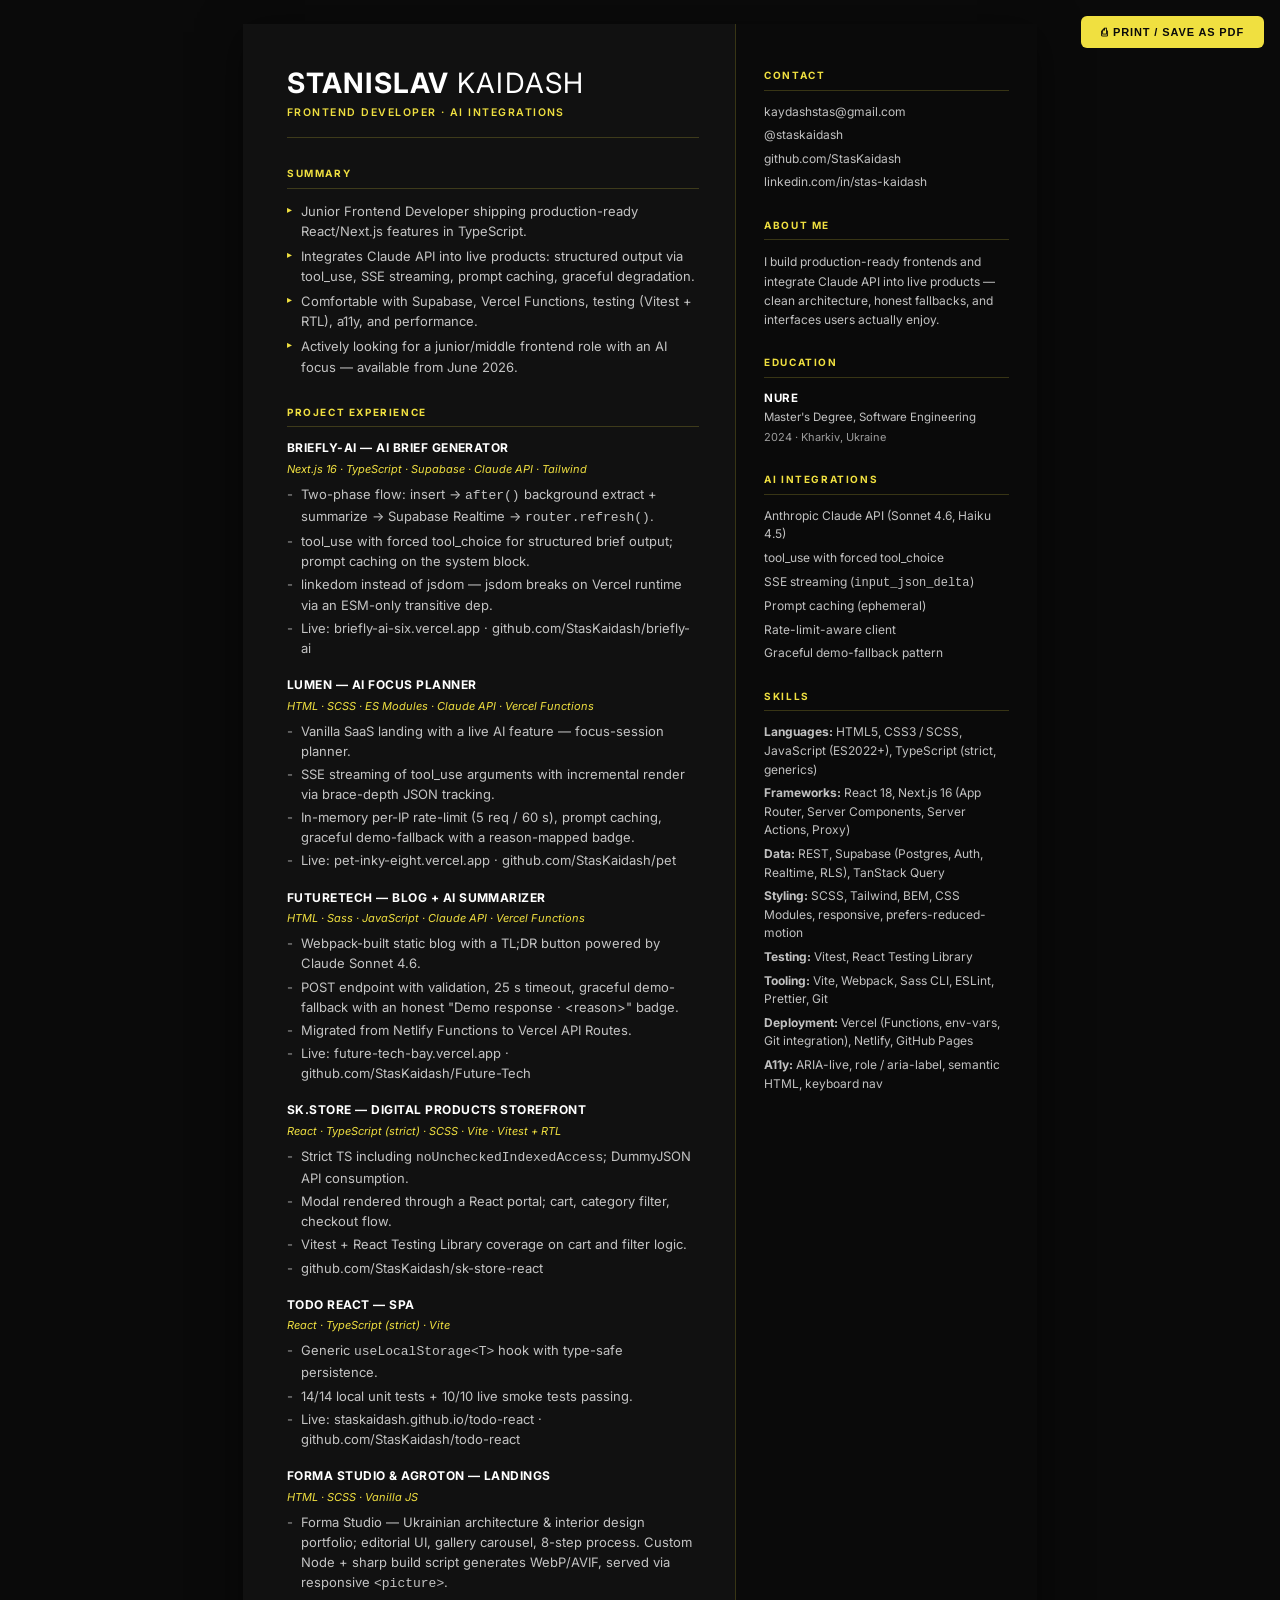
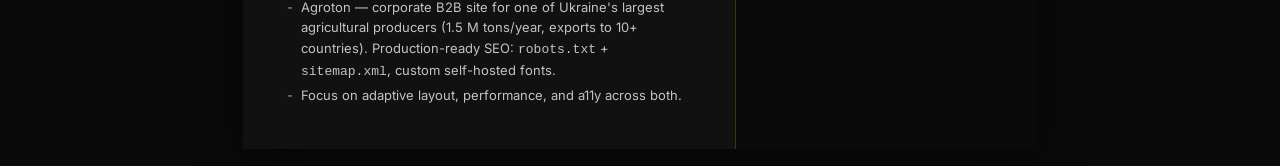
<file: resume.html>
<!DOCTYPE html>
<html lang="en">
<head>
  <meta charset="UTF-8" />
  <meta name="viewport" content="width=device-width, initial-scale=1.0" />
  <title>Stanislav Kaidash — Frontend Developer (AI Integrations)</title>
  <meta name="description" content="Junior Frontend Developer. React/Next.js/TypeScript + Anthropic Claude API integrations. Portfolio: briefly-ai, Lumen, FutureTech." />
  <meta property="og:title" content="Stanislav Kaidash — Frontend Developer (AI Integrations)" />
  <meta property="og:description" content="Junior Frontend Developer. React/Next.js/TypeScript + Anthropic Claude API integrations. Portfolio: briefly-ai, Lumen, FutureTech." />
  <meta property="og:type" content="profile" />
  <meta name="twitter:card" content="summary_large_image" />
  <meta name="twitter:title" content="Stanislav Kaidash — Frontend Developer (AI Integrations)" />
  <meta name="twitter:description" content="Junior Frontend Developer. React/Next.js/TypeScript + Anthropic Claude API integrations." />
  <link rel="preconnect" href="https://fonts.googleapis.com" />
  <link rel="preconnect" href="https://fonts.gstatic.com" crossorigin />
  <link href="https://fonts.googleapis.com/css2?family=Inter:wght@300;400;500;600;700&display=swap" rel="stylesheet" />
  <link rel="icon" href="data:image/svg+xml,<svg xmlns='http://www.w3.org/2000/svg' viewBox='0 0 100 100'><text y='.9em' font-size='90' fill='%23f0e040'>S</text></svg>" />
  <style>
    *, *::before, *::after { box-sizing: border-box; margin: 0; padding: 0; }

    :root {
      --bg:        #111111;
      --bg-side:   #0a0a0a;
      --accent:    #f0e040;
      --text:      rgba(255,255,255,0.75);
      --text-dim:  rgba(255,255,255,0.6);
      --white:     #ffffff;
      --divider:   rgba(240,224,64,0.2);
      --ff: 'Inter', -apple-system, BlinkMacSystemFont, 'Segoe UI', sans-serif;
    }

    body {
      background: #0a0a0a;
      font-family: var(--ff);
      color: var(--text);
      font-size: 13px;
      line-height: 1.55;
      -webkit-font-smoothing: antialiased;
    }

    /* ── Print button ── */
    .print-btn {
      position: fixed;
      top: 16px;
      right: 16px;
      background: var(--accent);
      color: #0a0a0a;
      border: none;
      padding: 10px 20px;
      font-size: 11px;
      font-weight: 700;
      letter-spacing: 0.08em;
      text-transform: uppercase;
      cursor: pointer;
      border-radius: 6px;
      z-index: 100;
      transition: opacity 0.2s, transform 0.2s;
    }
    .print-btn:hover { opacity: 0.9; transform: translateY(-1px); }

    /* ── Page ── */
    .page {
      display: flex;
      max-width: 794px;
      min-height: 1123px;
      margin: 24px auto;
      background: var(--bg);
      box-shadow: 0 8px 40px rgba(0,0,0,0.5);
    }

    /* ── Left column ── */
    .col-main {
      flex: 1 1 62%;
      padding: 44px 36px 44px 44px;
      display: flex;
      flex-direction: column;
      gap: 28px;
    }

    /* ── Right sidebar ── */
    .col-side {
      flex: 0 0 38%;
      background: var(--bg-side);
      padding: 44px 28px 44px 28px;
      display: flex;
      flex-direction: column;
      gap: 26px;
      border-left: 1px solid var(--divider);
    }

    /* ── Header ── */
    .resume-name {
      font-size: 28px;
      font-weight: 400;
      letter-spacing: 0.04em;
      text-transform: uppercase;
      color: var(--white);
      line-height: 1.1;
    }
    .resume-name strong {
      font-weight: 700;
    }
    .resume-role {
      font-size: 10.5px;
      font-weight: 600;
      letter-spacing: 0.14em;
      text-transform: uppercase;
      color: var(--accent);
      margin-top: 6px;
    }
    .resume-divider {
      border: none;
      border-top: 1px solid var(--divider);
      margin-top: 16px;
    }

    /* ── Section ── */
    .section-title {
      font-size: 10px;
      font-weight: 700;
      letter-spacing: 0.16em;
      text-transform: uppercase;
      color: var(--accent);
      margin-bottom: 12px;
      padding-bottom: 6px;
      border-bottom: 1px solid var(--divider);
    }

    /* ── Summary ── */
    .summary-list {
      list-style: none;
      display: flex;
      flex-direction: column;
      gap: 5px;
    }
    .summary-list li {
      padding-left: 14px;
      position: relative;
      color: var(--text);
    }
    .summary-list li::before {
      content: '▸';
      position: absolute;
      left: 0;
      color: var(--accent);
      font-size: 10px;
      top: 1px;
    }

    /* ── Projects ── */
    .projects {
      display: flex;
      flex-direction: column;
      gap: 18px;
    }

    .project-title {
      font-size: 12px;
      font-weight: 700;
      color: var(--white);
      letter-spacing: 0.04em;
      text-transform: uppercase;
      margin-bottom: 3px;
    }
    .project-subtitle {
      font-size: 11px;
      color: var(--accent);
      margin-bottom: 6px;
      font-style: italic;
    }
    .project-bullets {
      list-style: none;
      display: flex;
      flex-direction: column;
      gap: 3px;
    }
    .project-bullets li {
      padding-left: 14px;
      position: relative;
      color: var(--text);
    }
    .project-bullets li::before {
      content: '-';
      position: absolute;
      left: 0;
      color: var(--text-dim);
    }

    /* ── Sidebar sections ── */
    .contact-list {
      list-style: none;
      display: flex;
      flex-direction: column;
      gap: 5px;
    }
    .contact-list li {
      color: var(--text);
      font-size: 12px;
      word-break: break-all;
    }
    .contact-list a {
      color: var(--text);
      text-decoration: none;
    }
    .contact-list a:hover { color: var(--accent); }

    .about-text {
      font-size: 12px;
      color: var(--text);
      line-height: 1.6;
    }

    .edu-school {
      font-size: 11.5px;
      font-weight: 700;
      color: var(--white);
      text-transform: uppercase;
      letter-spacing: 0.04em;
    }
    .edu-degree {
      font-size: 11.5px;
      color: var(--text);
      margin-top: 2px;
    }
    .edu-year {
      font-size: 11px;
      color: var(--text-dim);
      margin-top: 2px;
    }

    .skills-list {
      list-style: none;
      display: flex;
      flex-direction: column;
      gap: 5px;
    }
    .skills-list li {
      font-size: 12px;
      color: var(--text);
    }

    /* ── Mobile (< 720px) — single column, no fixed width ── */
    @media (max-width: 719px) {
      .page {
        flex-direction: column;
        max-width: 100%;
        min-height: auto;
        margin: 0;
        box-shadow: none;
      }
      .col-main {
        flex: 1 1 auto;
        padding: 32px 22px;
        gap: 24px;
      }
      .col-side {
        flex: 1 1 auto;
        padding: 32px 22px;
        border-left: none;
        border-top: 1px solid var(--divider);
        gap: 22px;
      }
      .print-btn {
        top: 8px;
        right: 8px;
        padding: 7px 12px;
        font-size: 10px;
      }
      .resume-name { font-size: 24px; }
      body { font-size: 12.5px; }
    }

    /* ── Print — single column so page 2 has no empty sidebar ── */
    @media print {
      :root {
        --bg:      #ffffff;
        --bg-side: #ffffff;
        --accent:  #1a1a1a;
        --text:    #333333;
        --text-dim: #555555;
        --white:   #000000;
        --divider: rgba(0,0,0,0.15);
      }
      body { background: #fff; color: #333; font-size: 11.5px; }
      .print-btn { display: none; }
      .page {
        display: block;
        margin: 0;
        box-shadow: none;
        max-width: 100%;
        min-height: auto;
      }
      .col-main {
        padding: 18mm 16mm 8mm 16mm;
        gap: 16px;
      }
      .col-side {
        padding: 0 16mm 16mm 16mm;
        background: transparent;
        border-left: none;
        border-top: 1px solid var(--divider);
        margin-top: 18px;
        padding-top: 16px;
        gap: 14px;
      }
      .project { break-inside: avoid; page-break-inside: avoid; }
      .side-section { break-inside: avoid; page-break-inside: avoid; }
      .projects { gap: 12px; }
      .section-title { margin-bottom: 8px; padding-bottom: 4px; }
      * { -webkit-print-color-adjust: exact; print-color-adjust: exact; }
    }
  </style>
</head>
<body>

  <button class="print-btn" onclick="window.print()">⎙ Print / Save as PDF</button>

  <div class="page">

    <!-- ═══════════════ LEFT COLUMN ═══════════════ -->
    <div class="col-main">

      <header class="resume-header">
        <div class="resume-name"><strong>Stanislav</strong> Kaidash</div>
        <div class="resume-role">Frontend Developer · AI Integrations</div>
        <hr class="resume-divider" />
      </header>

      <section>
        <div class="section-title">Summary</div>
        <ul class="summary-list">
          <li>Junior Frontend Developer shipping production-ready React/Next.js features in TypeScript.</li>
          <li>Integrates Claude API into live products: structured output via tool_use, SSE streaming, prompt caching, graceful degradation.</li>
          <li>Comfortable with Supabase, Vercel Functions, testing (Vitest + RTL), a11y, and performance.</li>
          <li>Actively looking for a junior/middle frontend role with an AI focus — available from June 2026.</li>
        </ul>
      </section>

      <section>
        <div class="section-title">Project Experience</div>
        <div class="projects">

          <div class="project">
            <div class="project-title">briefly-ai — AI brief generator</div>
            <div class="project-subtitle">Next.js 16 · TypeScript · Supabase · Claude API · Tailwind</div>
            <ul class="project-bullets">
              <li>Two-phase flow: insert → <code>after()</code> background extract + summarize → Supabase Realtime → <code>router.refresh()</code>.</li>
              <li>tool_use with forced tool_choice for structured brief output; prompt caching on the system block.</li>
              <li>linkedom instead of jsdom — jsdom breaks on Vercel runtime via an ESM-only transitive dep.</li>
              <li>Live: briefly-ai-six.vercel.app · github.com/StasKaidash/briefly-ai</li>
            </ul>
          </div>

          <div class="project">
            <div class="project-title">Lumen — AI Focus Planner</div>
            <div class="project-subtitle">HTML · SCSS · ES Modules · Claude API · Vercel Functions</div>
            <ul class="project-bullets">
              <li>Vanilla SaaS landing with a live AI feature — focus-session planner.</li>
              <li>SSE streaming of tool_use arguments with incremental render via brace-depth JSON tracking.</li>
              <li>In-memory per-IP rate-limit (5 req / 60 s), prompt caching, graceful demo-fallback with a reason-mapped badge.</li>
              <li>Live: pet-inky-eight.vercel.app · github.com/StasKaidash/pet</li>
            </ul>
          </div>

          <div class="project">
            <div class="project-title">FutureTech — Blog + AI Summarizer</div>
            <div class="project-subtitle">HTML · Sass · JavaScript · Claude API · Vercel Functions</div>
            <ul class="project-bullets">
              <li>Webpack-built static blog with a TL;DR button powered by Claude Sonnet 4.6.</li>
              <li>POST endpoint with validation, 25 s timeout, graceful demo-fallback with an honest "Demo response · &lt;reason&gt;" badge.</li>
              <li>Migrated from Netlify Functions to Vercel API Routes.</li>
              <li>Live: future-tech-bay.vercel.app · github.com/StasKaidash/Future-Tech</li>
            </ul>
          </div>

          <div class="project">
            <div class="project-title">SK.store — Digital Products Storefront</div>
            <div class="project-subtitle">React · TypeScript (strict) · SCSS · Vite · Vitest + RTL</div>
            <ul class="project-bullets">
              <li>Strict TS including <code>noUncheckedIndexedAccess</code>; DummyJSON API consumption.</li>
              <li>Modal rendered through a React portal; cart, category filter, checkout flow.</li>
              <li>Vitest + React Testing Library coverage on cart and filter logic.</li>
              <li>github.com/StasKaidash/sk-store-react</li>
            </ul>
          </div>

          <div class="project">
            <div class="project-title">Todo React — SPA</div>
            <div class="project-subtitle">React · TypeScript (strict) · Vite</div>
            <ul class="project-bullets">
              <li>Generic <code>useLocalStorage&lt;T&gt;</code> hook with type-safe persistence.</li>
              <li>14/14 local unit tests + 10/10 live smoke tests passing.</li>
              <li>Live: staskaidash.github.io/todo-react · github.com/StasKaidash/todo-react</li>
            </ul>
          </div>

          <div class="project">
            <div class="project-title">Forma Studio &amp; Agroton — Landings</div>
            <div class="project-subtitle">HTML · SCSS · Vanilla JS</div>
            <ul class="project-bullets">
              <li>Forma Studio — Ukrainian architecture &amp; interior design portfolio; editorial UI, gallery carousel, 8-step process. Custom Node + sharp build script generates WebP/AVIF, served via responsive <code>&lt;picture&gt;</code>.</li>
              <li>Agroton — corporate B2B site for one of Ukraine's largest agricultural producers (1.5 M tons/year, exports to 10+ countries). Production-ready SEO: <code>robots.txt</code> + <code>sitemap.xml</code>, custom self-hosted fonts.</li>
              <li>Focus on adaptive layout, performance, and a11y across both.</li>
            </ul>
          </div>

        </div>
      </section>

    </div>

    <!-- ═══════════════ SIDEBAR ═══════════════ -->
    <aside class="col-side">

      <div class="side-section">
        <div class="section-title">Contact</div>
        <ul class="contact-list">
          <li><a href="mailto:kaydashstas@gmail.com">kaydashstas@gmail.com</a></li>
          <li><a href="https://t.me/staskaidash" target="_blank" rel="noopener noreferrer">@staskaidash</a></li>
          <li><a href="https://github.com/StasKaidash" target="_blank" rel="noopener noreferrer">github.com/StasKaidash</a></li>
          <li><a href="https://www.linkedin.com/in/%D1%81%D1%82%D0%B0%D1%81-%D0%BA%D0%B0%D0%B9%D0%B4%D0%B0%D1%88-001813176/" target="_blank" rel="noopener noreferrer">linkedin.com/in/stas-kaidash</a></li>
        </ul>
      </div>

      <div class="side-section">
        <div class="section-title">About Me</div>
        <p class="about-text">
          I build production-ready frontends and integrate Claude API into live products — clean architecture, honest fallbacks, and interfaces users actually enjoy.
        </p>
      </div>

      <div class="side-section">
        <div class="section-title">Education</div>
        <div class="edu-school">NURE</div>
        <div class="edu-degree">Master's Degree, Software Engineering</div>
        <div class="edu-year">2024 · Kharkiv, Ukraine</div>
      </div>

      <div class="side-section">
        <div class="section-title">AI Integrations</div>
        <ul class="skills-list">
          <li>Anthropic Claude API (Sonnet 4.6, Haiku 4.5)</li>
          <li>tool_use with forced tool_choice</li>
          <li>SSE streaming (<code>input_json_delta</code>)</li>
          <li>Prompt caching (ephemeral)</li>
          <li>Rate-limit-aware client</li>
          <li>Graceful demo-fallback pattern</li>
        </ul>
      </div>

      <div class="side-section">
        <div class="section-title">Skills</div>
        <ul class="skills-list">
          <li><strong>Languages:</strong> HTML5, CSS3 / SCSS, JavaScript (ES2022+), TypeScript (strict, generics)</li>
          <li><strong>Frameworks:</strong> React 18, Next.js 16 (App Router, Server Components, Server Actions, Proxy)</li>
          <li><strong>Data:</strong> REST, Supabase (Postgres, Auth, Realtime, RLS), TanStack Query</li>
          <li><strong>Styling:</strong> SCSS, Tailwind, BEM, CSS Modules, responsive, prefers-reduced-motion</li>
          <li><strong>Testing:</strong> Vitest, React Testing Library</li>
          <li><strong>Tooling:</strong> Vite, Webpack, Sass CLI, ESLint, Prettier, Git</li>
          <li><strong>Deployment:</strong> Vercel (Functions, env-vars, Git integration), Netlify, GitHub Pages</li>
          <li><strong>A11y:</strong> ARIA-live, role / aria-label, semantic HTML, keyboard nav</li>
        </ul>
      </div>

    </aside>

  </div>

</body>
</html>
</file>
